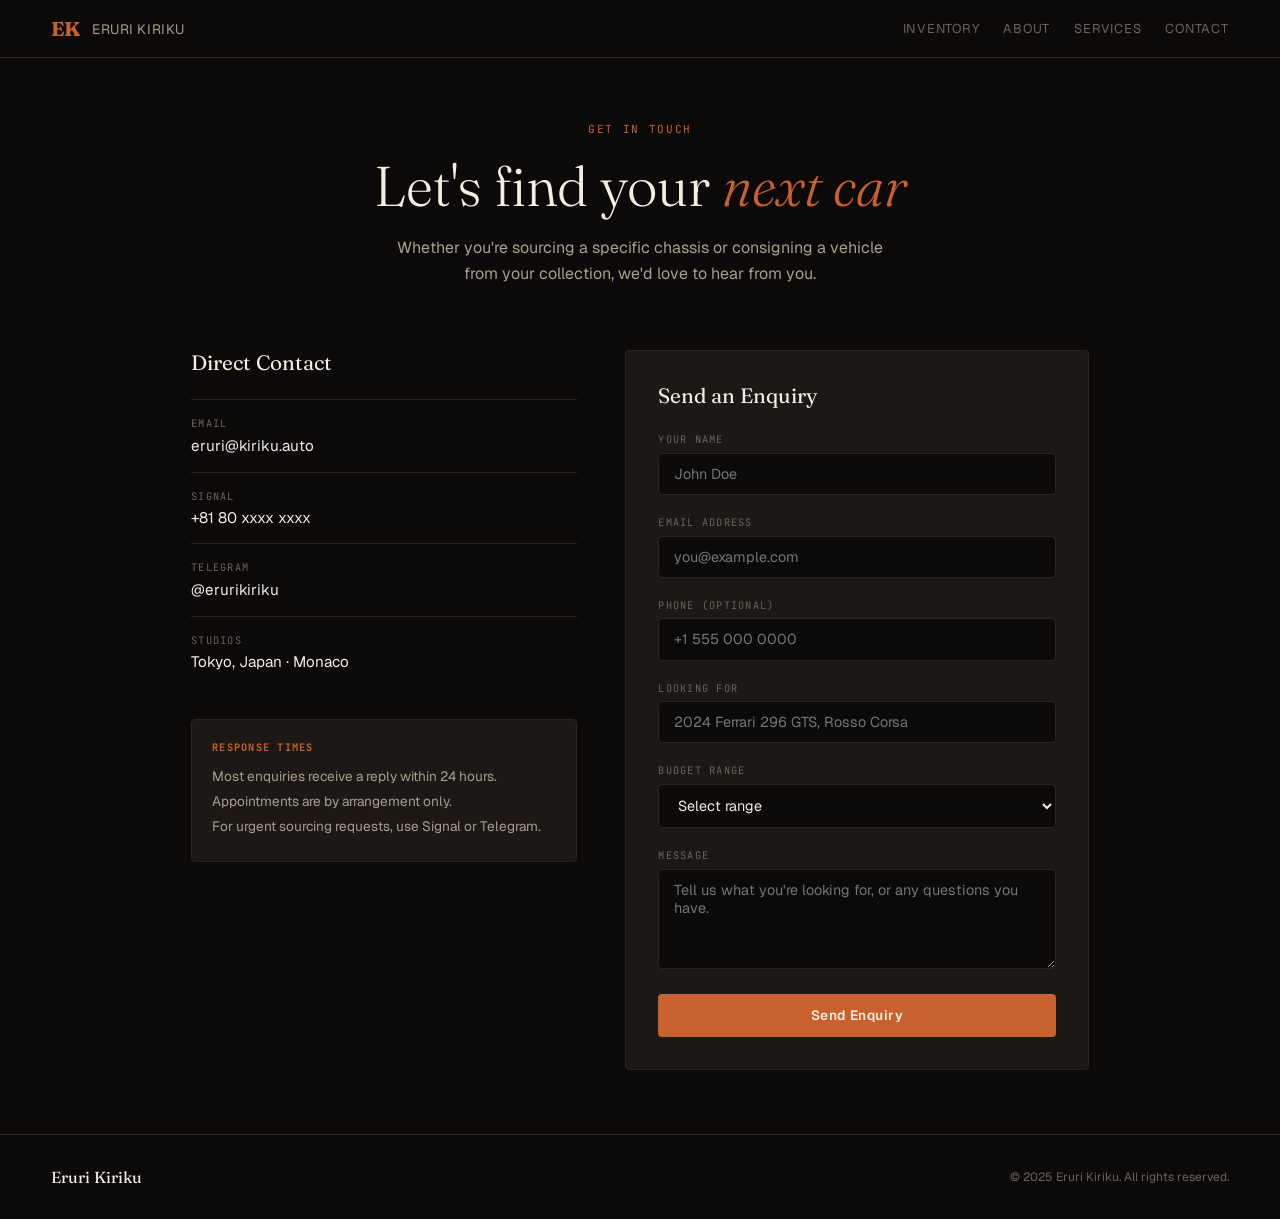
<file: supports/contact.html>
<!DOCTYPE html>
<html lang="en">
<head>
  <meta charset="UTF-8" />
  <meta name="viewport" content="width=device-width, initial-scale=1.0" />
  <meta name="description" content="Contact Eruri Kiriku - Private sports car broker. Enquiries by email or encrypted line." />
  <title>Contact - Eruri Kiriku</title>
  <link rel="preconnect" href="https://fonts.googleapis.com" />
  <link rel="preconnect" href="https://fonts.gstatic.com" crossorigin />
  <link href="https://fonts.googleapis.com/css2?family=Fraunces:opsz,wght,SOFT,WONK@9..144,300..900,0..100,0..1&family=Geist:wght@300..700&family=JetBrains+Mono:wght@400;500&display=swap" rel="stylesheet" />
  <link rel="icon" type="image/svg+xml" href="favicon.svg" />
  <style>
    :root {
      --ink: #0b0a09;
      --ink-2: #14110f;
      --surface: #1c1815;
      --line: #2a2421;
      --paper: #f4ede1;
      --paper-mute: #a89e8e;
      --paper-dim: #6b6358;
      --accent: #c8612d;
      --accent-2: #e8b04a;
      --f-display: "Fraunces", "Times New Roman", serif;
      --f-body: "Geist", -apple-system, BlinkMacSystemFont, sans-serif;
      --f-mono: "JetBrains Mono", ui-monospace, monospace;
      --pad: clamp(1.25rem, 4vw, 4rem);
      --rad: 4px;
    }

    *, *::before, *::after { box-sizing: border-box; }

    body {
      margin: 0;
      font-family: var(--f-body);
      background: var(--ink);
      color: var(--paper);
      min-height: 100vh;
      display: flex;
      flex-direction: column;
    }

    a { color: var(--accent); text-decoration: none; }
    a:hover { color: var(--accent-2); }

    .nav {
      display: flex;
      align-items: center;
      justify-content: space-between;
      padding: 1rem var(--pad);
      border-bottom: 1px solid var(--line);
    }
    .nav__brand {
      display: flex;
      align-items: center;
      gap: 0.75rem;
      color: var(--paper);
      text-decoration: none;
    }
    .nav__mark {
      font-family: var(--f-display);
      font-size: 1.25rem;
      font-weight: 700;
      color: var(--accent);
    }
    .nav__name {
      font-size: 0.85rem;
      letter-spacing: 0.04em;
      text-transform: uppercase;
      color: var(--paper-mute);
    }
    .nav__links { display: flex; gap: 1.5rem; }
    .nav__links a {
      font-size: 0.8rem;
      color: var(--paper-dim);
      text-transform: uppercase;
      letter-spacing: 0.06em;
    }
    .nav__links a:hover { color: var(--paper); }

    .contact-hero {
      padding: 4rem var(--pad) 2rem;
      text-align: center;
    }
    .contact-hero .eyebrow {
      font-family: var(--f-mono);
      font-size: 0.7rem;
      text-transform: uppercase;
      letter-spacing: 0.15em;
      color: var(--accent);
      display: block;
      margin-bottom: 1rem;
    }
    .contact-hero h1 {
      font-family: var(--f-display);
      font-size: clamp(2rem, 5vw, 3.5rem);
      font-weight: 300;
      line-height: 1.2;
      margin: 0 0 1rem;
    }
    .contact-hero h1 em { font-style: italic; color: var(--accent); }
    .contact-hero p {
      color: var(--paper-mute);
      font-size: 1rem;
      max-width: 500px;
      margin: 0 auto;
      line-height: 1.6;
    }

    .contact-grid {
      display: grid;
      grid-template-columns: 1fr 1.2fr;
      gap: 3rem;
      padding: 2rem var(--pad) 4rem;
      max-width: 1000px;
      margin: 0 auto;
      width: 100%;
    }
    @media (max-width: 700px) {
      .contact-grid { grid-template-columns: 1fr; }
    }

    .info h3 {
      font-family: var(--f-display);
      font-size: 1.3rem;
      font-weight: 400;
      margin: 0 0 1.5rem;
    }
    .info-item {
      border-top: 1px solid var(--line);
      padding: 1rem 0;
    }
    .info-item span {
      display: block;
      font-family: var(--f-mono);
      font-size: 0.65rem;
      text-transform: uppercase;
      letter-spacing: 0.12em;
      color: var(--paper-dim);
      margin-bottom: 0.3rem;
    }
    .info-item a, .info-item p {
      font-size: 0.95rem;
      margin: 0;
      color: var(--paper);
    }

    .hours {
      margin-top: 2rem;
      padding: 1.25rem;
      background: var(--surface);
      border-radius: var(--rad);
      border: 1px solid var(--line);
    }
    .hours h4 {
      font-family: var(--f-mono);
      font-size: 0.65rem;
      text-transform: uppercase;
      letter-spacing: 0.12em;
      color: var(--accent);
      margin: 0 0 0.75rem;
    }
    .hours p {
      font-size: 0.85rem;
      color: var(--paper-mute);
      margin: 0.3rem 0;
      line-height: 1.5;
    }

    .form-card {
      background: var(--surface);
      border: 1px solid var(--line);
      border-radius: var(--rad);
      padding: 2rem;
    }
    .form-card h3 {
      font-family: var(--f-display);
      font-size: 1.3rem;
      font-weight: 400;
      margin: 0 0 1.5rem;
    }
    .form-card label {
      display: block;
      margin-bottom: 1.25rem;
    }
    .form-card label span {
      display: block;
      font-family: var(--f-mono);
      font-size: 0.65rem;
      text-transform: uppercase;
      letter-spacing: 0.12em;
      color: var(--paper-dim);
      margin-bottom: 0.4rem;
    }
    .form-card input,
    .form-card select,
    .form-card textarea {
      width: 100%;
      padding: 0.7rem 0.9rem;
      font-family: var(--f-body);
      font-size: 0.9rem;
      background: var(--ink);
      color: var(--paper);
      border: 1px solid var(--line);
      border-radius: var(--rad);
      outline: none;
      transition: border-color 0.2s;
    }
    .form-card input:focus,
    .form-card select:focus,
    .form-card textarea:focus { border-color: var(--accent); }
    .form-card select { cursor: pointer; }
    .form-card textarea { resize: vertical; min-height: 100px; }

    .btn {
      display: inline-block;
      padding: 0.8rem 2rem;
      font-family: var(--f-body);
      font-size: 0.85rem;
      font-weight: 600;
      letter-spacing: 0.04em;
      border: none;
      border-radius: var(--rad);
      cursor: pointer;
      transition: all 0.2s;
      background: var(--accent);
      color: var(--paper);
      width: 100%;
      text-align: center;
    }
    .btn:hover { background: var(--accent-2); color: var(--ink); }

    .form-note {
      text-align: center;
      font-size: 0.8rem;
      color: var(--accent-2);
      margin-top: 1rem;
    }

    .foot {
      margin-top: auto;
      border-top: 1px solid var(--line);
      padding: 2rem var(--pad);
      display: flex;
      justify-content: space-between;
      align-items: center;
      font-size: 0.75rem;
      color: var(--paper-dim);
    }
    .foot__brand {
      font-family: var(--f-display);
      font-size: 1rem;
      color: var(--paper);
    }
  </style>
</head>
<body>

  <header class="nav">
    <a href="index.html" class="nav__brand">
      <span class="nav__mark">EK</span>
      <span class="nav__name">Eruri Kiriku</span>
    </a>
    <nav class="nav__links">
      <a href="index.html#inventory">Inventory</a>
      <a href="index.html#about">About</a>
      <a href="index.html#services">Services</a>
      <a href="contact.html">Contact</a>
    </nav>
  </header>

  <section class="contact-hero">
    <span class="eyebrow">Get in Touch</span>
    <h1>Let's find your <em>next car</em></h1>
    <p>Whether you're sourcing a specific chassis or consigning a vehicle from your collection, we'd love to hear from you.</p>
  </section>

  <div class="contact-grid">
    <div class="info">
      <h3>Direct Contact</h3>
      <div class="info-item">
        <span>Email</span>
        <a href="mailto:eruri@kiriku.auto">eruri@kiriku.auto</a>
      </div>
      <div class="info-item">
        <span>Signal</span>
        <p>+81 80 xxxx xxxx</p>
      </div>
      <div class="info-item">
        <span>Telegram</span>
        <a href="#">@erurikiriku</a>
      </div>
      <div class="info-item">
        <span>Studios</span>
        <p>Tokyo, Japan &middot; Monaco</p>
      </div>

      <div class="hours">
        <h4>Response Times</h4>
        <p>Most enquiries receive a reply within 24 hours.</p>
        <p>Appointments are by arrangement only.</p>
        <p>For urgent sourcing requests, use Signal or Telegram.</p>
      </div>
    </div>

    <div class="form-card">
      <h3>Send an Enquiry</h3>
      <form onsubmit="event.preventDefault(); submitForm(this);">
        <label>
          <span>Your Name</span>
          <input type="text" name="name" required placeholder="John Doe" />
        </label>
        <label>
          <span>Email Address</span>
          <input type="email" name="email" required placeholder="you@example.com" />
        </label>
        <label>
          <span>Phone (optional)</span>
          <input type="tel" name="phone" placeholder="+1 555 000 0000" />
        </label>
        <label>
          <span>Looking For</span>
          <input type="text" name="looking" placeholder="2024 Ferrari 296 GTS, Rosso Corsa" />
        </label>
        <label>
          <span>Budget Range</span>
          <select name="budget">
            <option value="">Select range</option>
            <option>Under $200k</option>
            <option>$200k - $500k</option>
            <option>$500k - $1M</option>
            <option>$1M+</option>
            <option>Open / Flexible</option>
          </select>
        </label>
        <label>
          <span>Message</span>
          <textarea name="message" rows="4" placeholder="Tell us what you're looking for, or any questions you have."></textarea>
        </label>
        <button type="submit" class="btn">Send Enquiry</button>
        <p class="form-note" id="formNote" hidden></p>
      </form>
    </div>
  </div>

  <footer class="foot">
    <span class="foot__brand">Eruri Kiriku</span>
    <span>&copy; 2025 Eruri Kiriku. All rights reserved.</span>
  </footer>

  <script>
    function submitForm(form) {
      const note = document.getElementById('formNote');
      note.textContent = 'Thank you! We will get back to you within 24 hours.';
      note.hidden = false;
      form.reset();
      setTimeout(() => { note.hidden = true; }, 5000);
    }
  </script>
</body>
</html>
</file>
